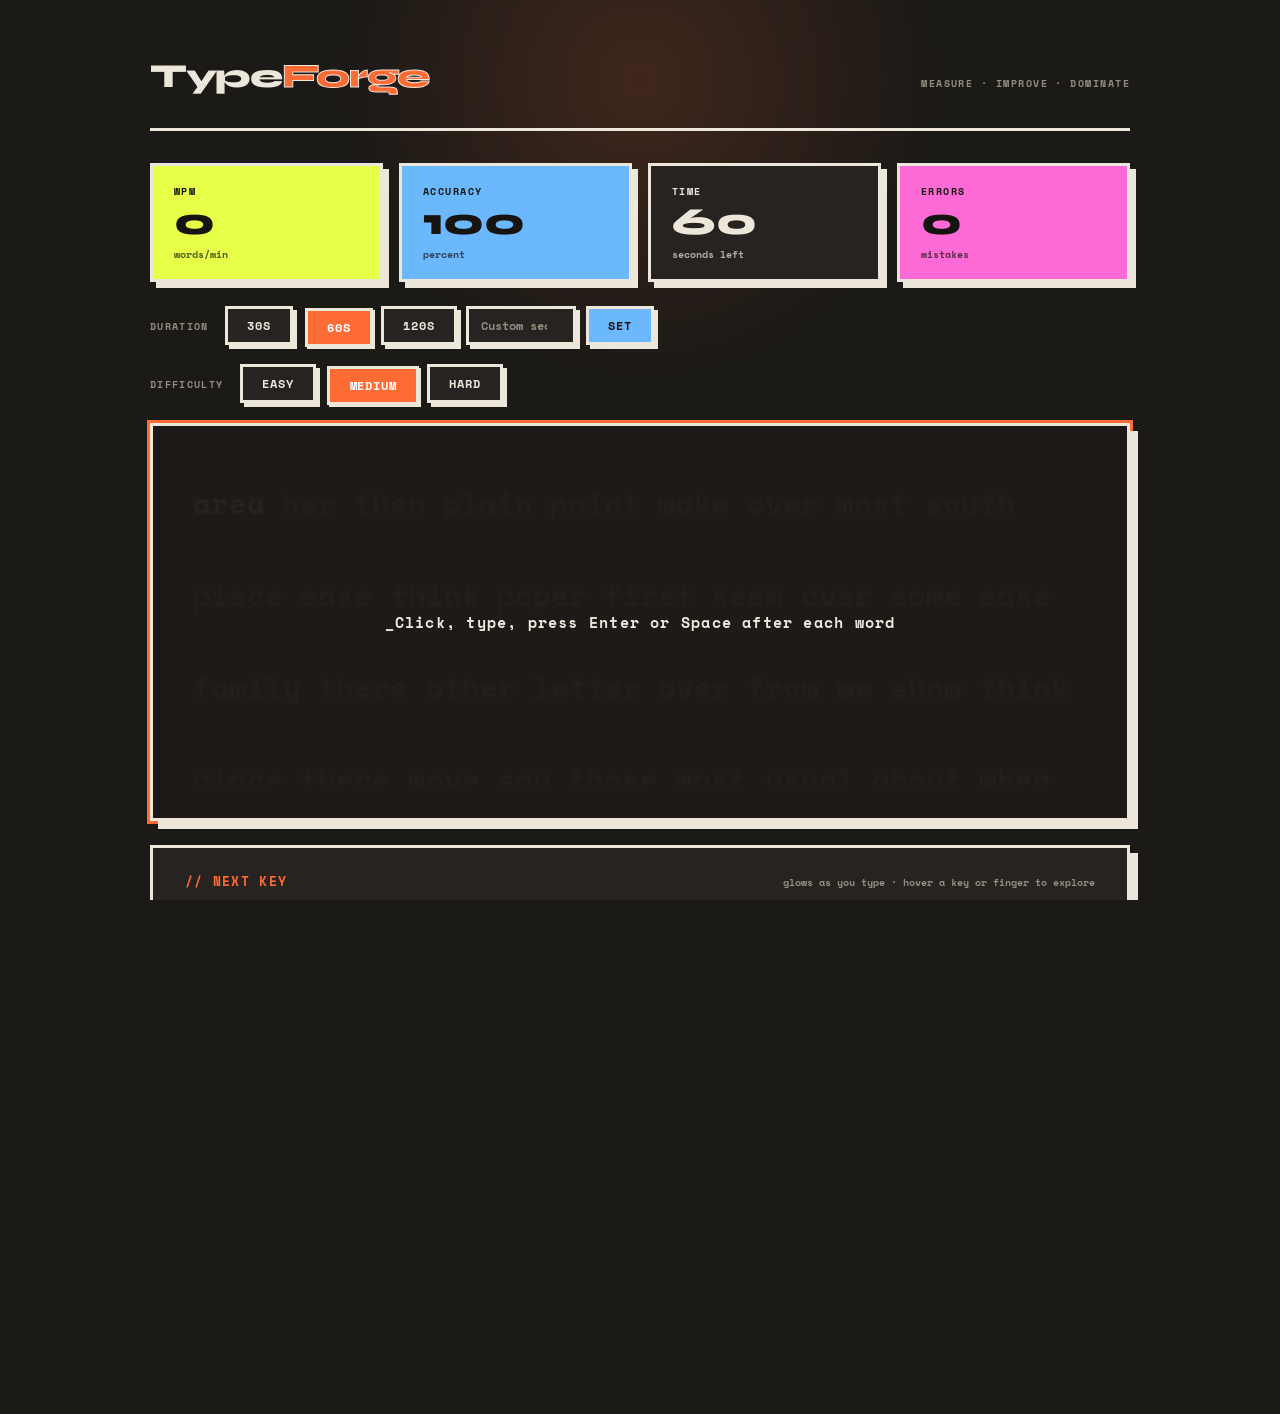
<file: index.html>
<!DOCTYPE html>
<html lang="en">
<head>
  <meta charset="UTF-8" />
  <meta name="viewport" content="width=device-width, initial-scale=1.0"/>
  <title>TypeForge — Speed Test</title>
  <link rel="preconnect" href="https://fonts.googleapis.com"/>
  <link rel="preconnect" href="https://fonts.gstatic.com" crossorigin/>
  <link href="https://fonts.googleapis.com/css2?family=Space+Mono:ital,wght@0,400;0,700;1,400&family=Syne:wght@700;800&display=swap" rel="stylesheet"/>
  <link rel="stylesheet" href="style.css"/>
</head>
<body>

  <div class="glow-orb"></div> 

  <div class="wrapper">

    <!-- HEADER -->
    <header>
      <div class="logo">Type<span>Forge</span></div>
      <div class="tagline">Measure · Improve · Dominate</div>
    </header>

    <!-- STATS BAR -->
    <div class="stats-bar">
      <div class="stat">
        <span class="stat-label">WPM</span>
        <span class="stat-value highlight" id="wpm">0</span>
        <span class="stat-unit">words/min</span>
      </div>
      <div class="stat">
        <span class="stat-label">Accuracy</span>
        <span class="stat-value" id="accuracy">100</span>
        <span class="stat-unit">percent</span>
      </div>
      <div class="stat">
        <span class="stat-label">Time</span>
        <span class="stat-value" id="timer">60</span>
        <span class="stat-unit">seconds left</span>
      </div>
      <div class="stat">
        <span class="stat-label">Errors</span>
        <span class="stat-value" id="errors">0</span>
        <span class="stat-unit">mistakes</span>
      </div>
    </div>

    <!-- MODE SELECTOR -->
    <div class="mode-row">
      <span class="mode-label">Duration</span>
      <button class="mode-btn" data-time="30">30s</button>
      <button class="mode-btn active" data-time="60">60s</button>
      <button class="mode-btn" data-time="120">120s</button>
      <input type="number" id="customTimeInput" class="custom-time-input" placeholder="Custom sec" min="5" max="3600" />
      <button class="mode-btn custom-btn" id="customTimeBtn">Set</button>
    </div>

    <!-- DIFFICULTY SELECTOR -->
    <div class="mode-row">
      <span class="mode-label">Difficulty</span>
      <button class="diff-btn" data-difficulty="easy">Easy</button>
      <button class="diff-btn active" data-difficulty="medium">Medium</button>
      <button class="diff-btn" data-difficulty="hard">Hard</button>
    </div>

    <!-- TYPING AREA -->
    <div class="typing-container" id="typingContainer">
      <div class="corner tl"></div>
      <div class="corner tr"></div>
      <div class="corner bl"></div>
      <div class="corner br"></div>

      <div class="words-display" id="wordsDisplay"></div>

      <input
        type="text"
        id="inputField"
        class="hidden-input"
        autocomplete="off"
        autocorrect="off"
        autocapitalize="off"
        spellcheck="false"
        placeholder="Click here or press any key to start..."
      />

      <div class="input-hint" id="inputHint">
        <span class="blink">_</span> Click, type, press Enter or Space after each word
      </div>
    </div>

    <!-- FINGER GUIDE PANEL (live — tracks the next key as you type) -->
    <div class="finger-guide-panel" id="fingerGuidePanel">
      <div class="fg-header">
        <span class="fg-title">// NEXT KEY</span>
        <span class="fg-hint">glows as you type · hover a key or finger to explore</span>
      </div>
      <div class="fg-hands" id="fgHands">
        <div class="fg-hand" data-hand="left"></div>
        <div class="fg-hand fg-thumbs" data-hand="thumbs"></div>
        <div class="fg-hand" data-hand="right"></div>
      </div>
      <div class="fg-board-scroll">
        <div class="fg-board" id="fgBoard"></div>
      </div>
    </div>

    <!-- PROGRESS BAR -->
    <div class="progress-wrap">
      <div class="progress-bar" id="progressBar"></div>
    </div>

    <!-- CONTROLS -->
    <div class="controls">
      <button class="ctrl-btn primary" id="resetBtn">
        <svg width="14" height="14" viewBox="0 0 24 24" fill="none" stroke="currentColor" stroke-width="2.5"><polyline points="1 4 1 10 7 10"/><path d="M3.51 15a9 9 0 1 0 .49-3.5"/></svg>
        Restart
      </button>
      <button class="ctrl-btn active" id="fingerGuideBtn">
        <svg width="14" height="14" viewBox="0 0 24 24" fill="none" stroke="currentColor" stroke-width="2.5" stroke-linecap="round"><rect x="2" y="6" width="20" height="12" rx="2"/><line x1="6" y1="10" x2="6" y2="10"/><line x1="10" y1="10" x2="10" y2="10"/><line x1="14" y1="10" x2="14" y2="10"/><line x1="18" y1="10" x2="18" y2="10"/><line x1="6.5" y1="14.5" x2="17.5" y2="14.5"/></svg>
        Finger Guide
      </button>
      <span class="shortcut">press <kbd>Enter</kbd> or <kbd>Space</kbd> after each word · <kbd>Tab</kbd> to restart</span>
    </div>

    <!-- RESULTS OVERLAY -->
    <div class="results-overlay hidden" id="resultsOverlay">
      <div class="results-card wide">
        <div class="results-header">
          <span class="results-label">// RESULTS</span>
          <div class="results-tag">Test Complete</div>
        </div>

        <div class="results-main">
          <div class="results-left">
            <div class="r-label">wpm</div>
            <div class="r-big accent" id="finalWpm">—</div>
            <div class="r-label">acc</div>
            <div class="r-big" id="finalAccuracy">—</div>
            <div class="r-meta">
              <div class="r-meta-label">test type</div>
              <div class="r-meta-value" id="finalTestType">time 60<br>english</div>
            </div>
          </div>

          <div class="results-right">
            <svg id="wpmChart" viewBox="0 0 600 220" preserveAspectRatio="none"></svg>
          </div>
        </div>

        <div class="results-footer-grid">
          <div class="result-item">
            <span class="result-label">raw</span>
            <span class="result-value" id="finalRaw">—</span>
          </div>
          <div class="result-item">
            <span class="result-label">characters</span>
            <span class="result-value" id="finalChars">—</span>
          </div>
          <div class="result-item">
            <span class="result-label">consistency</span>
            <span class="result-value" id="finalConsistency">—</span>
          </div>
          <div class="result-item">
            <span class="result-label">time</span>
            <span class="result-value" id="finalTime">—</span>
          </div>
        </div>

        <div class="result-actions">
          <button class="ctrl-btn primary" id="retryBtn">
            <svg width="14" height="14" viewBox="0 0 24 24" fill="none" stroke="currentColor" stroke-width="2.5"><polyline points="1 4 1 10 7 10"/><path d="M3.51 15a9 9 0 1 0 .49-3.5"/></svg>
            Try Again
          </button>
        </div>
      </div>
    </div>

  </div>

  <script src="script.js"></script>
</body>
</html>
</file>
<file: style.css>
/* ===========================
   TYPEFORGE — style.css
   Neobrutalism Dark Theme
   =========================== */

*, *::before, *::after {
  box-sizing: border-box;
  margin: 0;
  padding: 0;
} 
     
:root {
  --bg:        #1c1a17;
  --surface:   #262320;
  --border:    #ede7db;
  --accent:    #e8ff47;
  --accent2:   #ff6b35;
  --pink:      #ff6bd6;
  --blue:      #6bb8ff;
  --text:      #ede7db;
  --muted:     #948d7f;
  --correct:   #3ddc73;
  --wrong:     #ff4757;
  --font-mono: 'Space Mono', monospace;
  --font-disp: 'Syne', sans-serif;
  --bw: 3px;
  --shadow: 6px 6px 0 var(--border);

  --f-lp: var(--pink);
  --f-lr: #ffb347;
  --f-lm: var(--accent);
  --f-li: var(--accent2);
  --f-th: #948d7f;
  --f-ri: var(--blue);
  --f-rm: #a78bfa;
  --f-rr: #4ecdc4;
  --f-rp: #ff8c69;

  --ink-on-bright: #161410;
}

html, body {
  height: 100%;
  background: var(--bg);
  color: var(--text);
  font-family: var(--font-mono);
  overflow-x: hidden;
}

body::after { content: none; }

.glow-orb {
  position: fixed;
  width: 600px;
  height: 600px;
  border-radius: 50%;
  background: radial-gradient(circle, rgba(255,107,53,0.16) 0%, transparent 70%);
  top: -220px;
  left: 50%;
  transform: translateX(-50%);
  pointer-events: none;
  z-index: 0;
}

.wrapper {
  position: relative;
  z-index: 1;
  min-height: 100vh;
  display: flex;
  flex-direction: column;
  align-items: center;
  padding: 2rem 1.5rem 5rem;
}

header {
  width: 100%;
  max-width: 980px;
  display: flex;
  align-items: baseline;
  justify-content: space-between;
  padding: 1.5rem 0 2rem;
  border-bottom: var(--bw) solid var(--border);
  margin-bottom: 2rem;
}

.logo {
  font-family: var(--font-disp);
  font-size: 2.1rem;
  font-weight: 800;
  letter-spacing: -0.04em;
  color: var(--text);
}

.logo span {
  color: var(--accent2);
  -webkit-text-stroke: 1px var(--border);
}

.tagline {
  font-size: 0.65rem;
  color: var(--muted);
  letter-spacing: 0.14em;
  text-transform: uppercase;
  font-weight: 700;
}

.stats-bar {
  width: 100%;
  max-width: 980px;
  display: grid;
  grid-template-columns: repeat(4, 1fr);
  gap: 1rem;
  margin-bottom: 1.5rem;
}

.stat {
  background: var(--surface);
  border: var(--bw) solid var(--border);
  box-shadow: var(--shadow);
  padding: 1.1rem 1.3rem;
  display: flex;
  flex-direction: column;
  gap: 0.3rem;
}

.stat:nth-child(1) { background: var(--accent); }
.stat:nth-child(2) { background: var(--blue); }
.stat:nth-child(3) { background: var(--surface); }
.stat:nth-child(4) { background: var(--pink); }

.stat:nth-child(1) .stat-label, .stat:nth-child(1) .stat-value, .stat:nth-child(1) .stat-unit,
.stat:nth-child(2) .stat-label, .stat:nth-child(2) .stat-value, .stat:nth-child(2) .stat-unit,
.stat:nth-child(4) .stat-label, .stat:nth-child(4) .stat-value, .stat:nth-child(4) .stat-unit {
  color: var(--ink-on-bright);
}

.stat-label {
  font-size: 0.62rem;
  color: var(--border);
  text-transform: uppercase;
  letter-spacing: 0.15em;
  font-weight: 700;
}

.stat-value {
  font-size: 2.4rem;
  font-weight: 800;
  color: var(--border);
  line-height: 1;
  font-family: var(--font-disp);
}

.stat-value.highlight { color: var(--border); }

.stat-unit {
  font-size: 0.62rem;
  color: var(--border);
  opacity: 0.7;
  font-weight: 600;
}

.mode-row {
  width: 100%;
  max-width: 980px;
  display: flex;
  align-items: center;
  gap: 0.6rem;
  margin-bottom: 1.2rem;
  flex-wrap: wrap;
}

.mode-label {
  font-size: 0.65rem;
  color: var(--muted);
  text-transform: uppercase;
  letter-spacing: 0.13em;
  margin-right: 0.4rem;
  font-weight: 700;
}

.mode-btn {
  background: var(--surface);
  border: var(--bw) solid var(--border);
  color: var(--border);
  font-family: var(--font-mono);
  font-size: 0.75rem;
  font-weight: 700;
  padding: 0.5rem 1.2rem;
  cursor: pointer;
  letter-spacing: 0.08em;
  text-transform: uppercase;
  box-shadow: 4px 4px 0 var(--border);
  transition: transform 0.1s, box-shadow 0.1s;
}

.mode-btn:hover {
  transform: translate(-2px, -2px);
  box-shadow: 6px 6px 0 var(--border);
}

.mode-btn.active {
  background: var(--accent2);
  color: #fff;
  transform: translate(2px, 2px);
  box-shadow: 2px 2px 0 var(--border);
}

.custom-time-input {
  background: var(--surface);
  border: var(--bw) solid var(--border);
  color: var(--text);
  font-family: var(--font-mono);
  font-size: 0.75rem;
  font-weight: 700;
  padding: 0.5rem 0.7rem;
  width: 110px;
  box-shadow: 4px 4px 0 var(--border);
}

.custom-time-input::placeholder { color: var(--muted); }

.custom-btn { background: var(--blue); color: var(--ink-on-bright); }

.diff-btn {
  background: var(--surface);
  border: var(--bw) solid var(--border);
  color: var(--border);
  font-family: var(--font-mono);
  font-size: 0.75rem;
  font-weight: 700;
  padding: 0.5rem 1.2rem;
  cursor: pointer;
  letter-spacing: 0.08em;
  text-transform: uppercase;
  box-shadow: 4px 4px 0 var(--border);
  transition: transform 0.1s, box-shadow 0.1s;
}

.diff-btn:hover {
  transform: translate(-2px, -2px);
  box-shadow: 6px 6px 0 var(--border);
}

.diff-btn[data-difficulty="easy"].active   { background: var(--correct); color: #fff; }
.diff-btn[data-difficulty="medium"].active { background: var(--accent2); color: #fff; }
.diff-btn[data-difficulty="hard"].active   { background: var(--wrong); color: #fff; }

.diff-btn.active {
  transform: translate(2px, 2px);
  box-shadow: 2px 2px 0 var(--border);
}

.typing-container {
  width: 100%;
  max-width: 980px;
  background: var(--surface);
  border: var(--bw) solid var(--border);
  box-shadow: 8px 8px 0 var(--border);
  padding: 2.5rem 2.5rem 2rem;
  position: relative;
  cursor: text;
  margin-bottom: 1.5rem;
  transition: box-shadow 0.15s;
}

.typing-container.is-focused {
  box-shadow: 8px 8px 0 var(--border), 0 0 0 3px var(--accent2);
}

.corner { display: none; }

.words-display {
  font-size: 1.8rem;
  line-height: 2.6;
  user-select: none;
  min-height: 260px;
  max-height: 320px;
  overflow-y: auto;
  position: relative;
  display: flex;
  flex-wrap: wrap;
  gap: 0.6em;
  align-content: flex-start;
  font-weight: 700;
}

.words-display::-webkit-scrollbar { width: 8px; }
.words-display::-webkit-scrollbar-thumb { background: var(--border); }
.words-display::-webkit-scrollbar-track { background: var(--bg); }

.words-display .word {
  display: inline-flex;
  position: relative;
}

.words-display .word span {
  position: relative;
  color: #4a4640;
  transition: color 0.07s;
}

.words-display .word.active span { color: #6b6559; }

.words-display .word span.correct { color: var(--border); }

.words-display .word span.wrong {
  color: var(--wrong);
  text-decoration: underline wavy var(--wrong);
}

.words-display .word span.extra {
  color: var(--wrong);
  text-decoration: underline solid var(--wrong);
  opacity: 0.7;
}

.words-display .word.done-correct span { color: var(--correct); }

.words-display .word.done-wrong span.correct { color: #ff8080; }
.words-display .word.done-wrong span.wrong { color: var(--wrong); }
.words-display .word.done-wrong span:not(.correct):not(.wrong) { color: var(--wrong); }

.words-display .word span.cursor::before {
  content: '';
  position: absolute;
  left: -3px;
  top: 5%;
  height: 90%;
  width: 3px;
  background: var(--accent2);
  animation: blink-cursor 0.85s step-end infinite;
}

.words-display .word span.cursor-end::after {
  content: '';
  position: absolute;
  right: -3px;
  top: 5%;
  height: 90%;
  width: 3px;
  background: var(--accent2);
  animation: blink-cursor 0.85s step-end infinite;
}

@keyframes blink-cursor {
  0%, 100% { opacity: 1; }
  50%       { opacity: 0; }
}

.hidden-input {
  position: absolute;
  inset: 0;
  width: 100%;
  height: 100%;
  opacity: 0;
  border: none;
  outline: none;
  background: transparent;
  cursor: text;
  z-index: 5;
  font-size: 16px;
}

.input-hint {
  position: absolute;
  inset: 0;
  display: flex;
  align-items: center;
  justify-content: center;
  font-size: 0.95rem;
  font-weight: 700;
  color: var(--border);
  letter-spacing: 0.08em;
  background: rgba(28, 26, 23, 0.88);
  transition: opacity 0.2s;
  pointer-events: none;
}

.input-hint.hidden { opacity: 0; }

.progress-wrap {
  width: 100%;
  max-width: 980px;
  height: 14px;
  background: var(--surface);
  border: var(--bw) solid var(--border);
  margin-bottom: 1.8rem;
  padding: 2px;
}

.progress-bar {
  height: 100%;
  background: var(--accent2);
  width: 100%;
  transition: width 1s linear;
  transform-origin: left;
}

.controls {
  display: flex;
  align-items: center;
  gap: 1.2rem;
}

.ctrl-btn {
  display: inline-flex;
  align-items: center;
  gap: 0.5rem;
  background: var(--accent);
  border: var(--bw) solid var(--border);
  color: var(--ink-on-bright);
  font-family: var(--font-mono);
  font-size: 0.8rem;
  font-weight: 700;
  padding: 0.65rem 1.5rem;
  cursor: pointer;
  letter-spacing: 0.08em;
  text-transform: uppercase;
  box-shadow: 5px 5px 0 var(--border);
  transition: transform 0.1s, box-shadow 0.1s;
}

.ctrl-btn:hover {
  transform: translate(-2px, -2px);
  box-shadow: 7px 7px 0 var(--border);
}

.ctrl-btn.primary { background: var(--accent2); color: #fff; }

.ctrl-btn.active {
  background: var(--accent2);
  color: #fff;
  transform: translate(2px, 2px);
  box-shadow: 2px 2px 0 var(--border);
}

.ctrl-btn svg { flex-shrink: 0; }

.shortcut { font-size: 0.68rem; color: var(--muted); font-weight: 600; }

kbd {
  background: var(--surface);
  border: 2px solid var(--border);
  padding: 0.1rem 0.4rem;
  font-family: var(--font-mono);
  font-size: 0.65rem;
  font-weight: 700;
}

/* ---------- FINGER GUIDE PANEL ---------- */
.finger-guide-panel {
  width: 100%;
  max-width: 980px;
  background: var(--surface);
  border: var(--bw) solid var(--border);
  box-shadow: 8px 8px 0 var(--border);
  padding: 1.5rem 2rem 1.8rem;
  margin-bottom: 1.5rem;
}

.finger-guide-panel.hidden { display: none; }

.fg-header {
  display: flex;
  align-items: baseline;
  justify-content: space-between;
  flex-wrap: wrap;
  gap: 0.4rem;
  margin-bottom: 1.2rem;
  padding-bottom: 0.8rem;
  border-bottom: 2px solid var(--border);
}

.fg-title {
  font-size: 0.8rem;
  font-weight: 700;
  letter-spacing: 0.1em;
  color: var(--accent2);
}

.fg-hint { font-size: 0.65rem; color: var(--muted); font-weight: 600; }

.fg-hands {
  display: flex;
  align-items: center;
  justify-content: center;
  gap: 0.5rem;
  flex-wrap: wrap;
  margin-bottom: 1.2rem;
}

.fg-hand { display: flex; gap: 0.4rem; }

.fg-chip {
  --c: var(--muted);
  display: flex;
  align-items: center;
  gap: 0.35rem;
  background: var(--bg);
  border: 2px solid var(--border);
  padding: 0.35rem 0.65rem;
  font-family: var(--font-mono);
  font-size: 0.6rem;
  font-weight: 700;
  text-transform: uppercase;
  letter-spacing: 0.06em;
  color: var(--muted);
  cursor: pointer;
  box-shadow: 3px 3px 0 var(--border);
  transition: transform 0.1s, box-shadow 0.1s, background 0.12s, color 0.12s;
}

.fg-chip .fg-dot { width: 8px; height: 8px; background: var(--c); border: 1.5px solid var(--border); flex-shrink: 0; }

.fg-chip:hover { transform: translate(-1px, -1px); box-shadow: 4px 4px 0 var(--border); }

.fg-chip.fg-active {
  background: var(--c);
  color: var(--ink-on-bright);
  transform: translate(2px, 2px);
  box-shadow: 1px 1px 0 var(--border);
}

.fg-chip.fg-dimmed { opacity: 0.35; }

.fg-board-scroll { overflow-x: auto; padding-bottom: 0.3rem; }

.fg-board {
  display: flex;
  flex-direction: column;
  gap: 0.35rem;
  width: max-content;
  min-width: 100%;
  margin: 0 auto;
}

.fg-row { display: flex; gap: 0.35rem; }

.fg-key {
  --c: var(--muted);
  position: relative;
  height: 38px;
  flex: 0 0 auto;
  background: var(--bg);
  border: 2px solid var(--border);
  border-top: 4px solid var(--c);
  display: flex;
  align-items: center;
  justify-content: center;
  font-family: var(--font-mono);
  font-size: 0.68rem;
  font-weight: 700;
  color: var(--text);
  box-shadow: 3px 3px 0 var(--border);
  transition: transform 0.1s, box-shadow 0.1s, background 0.12s, color 0.12s;
}

.fg-key .fg-bump {
  position: absolute;
  bottom: 5px; left: 50%;
  transform: translateX(-50%);
  width: 10px; height: 2px;
  background: var(--muted);
}

.fg-key:hover, .fg-key.fg-active {
  background: var(--c);
  color: var(--ink-on-bright);
  transform: translate(1px, 1px);
  box-shadow: 1px 1px 0 var(--border);
}

.fg-key.fg-dimmed { opacity: 0.3; }

.fg-key.fg-space { flex: 1 1 auto; min-width: 200px; }

.fg-key.fg-next {
  background: var(--c);
  color: var(--ink-on-bright);
  animation: fg-glow 1.1s ease-in-out infinite;
}

@keyframes fg-glow {
  0%, 100% { box-shadow: 3px 3px 0 var(--border), 0 0 0 0 transparent; }
  50%      { box-shadow: 3px 3px 0 var(--border), 0 0 12px 3px var(--c); }
}

.fg-key.fg-pressed { animation: fg-press 0.2s ease-out; }

@keyframes fg-press {
  0%   { transform: translate(1px, 1px) scale(0.9); background: var(--c); color: var(--ink-on-bright); }
  100% { transform: translate(0, 0) scale(1); }
}

@media (prefers-reduced-motion: reduce) {
  .fg-key.fg-next, .fg-key.fg-pressed { animation: none; background: var(--c); color: var(--ink-on-bright); }
  .fg-key, .fg-chip { transition: none; }
}

@media (max-width: 640px) {
  .finger-guide-panel { padding: 1.2rem 1rem; }
  .fg-key { font-size: 0.6rem; height: 34px; }
}

.results-overlay {
  position: fixed;
  inset: 0;
  background: rgba(8, 7, 6, 0.72);
  display: flex;
  align-items: center;
  justify-content: center;
  z-index: 500;
  animation: fade-in 0.2s ease;
}

.results-overlay.hidden { display: none; }

@keyframes fade-in {
  from { opacity: 0; transform: scale(0.97); }
  to   { opacity: 1; transform: scale(1); }
}

.results-card {
  background: var(--surface);
  border: var(--bw) solid var(--border);
  box-shadow: 10px 10px 0 var(--border);
  padding: 2.5rem 3rem;
  width: 100%;
  max-width: 560px;
  position: relative;
}

.results-card.wide { max-width: 980px; }

.results-card::before {
  content: '';
  position: absolute;
  top: -3px; left: -3px; right: -3px;
  height: 8px;
  background: repeating-linear-gradient(45deg, var(--accent2), var(--accent2) 10px, var(--accent) 10px, var(--accent) 20px);
}

.results-header {
  display: flex;
  align-items: center;
  justify-content: space-between;
  margin-bottom: 2rem;
  margin-top: 0.5rem;
}

.results-label {
  font-size: 0.75rem;
  color: var(--accent2);
  letter-spacing: 0.1em;
  font-weight: 700;
}

.results-tag {
  font-size: 0.62rem;
  color: var(--ink-on-bright);
  border: 2px solid var(--border);
  padding: 0.25rem 0.6rem;
  text-transform: uppercase;
  letter-spacing: 0.1em;
  font-weight: 700;
  background: var(--accent);
}

.results-grid {
  display: grid;
  grid-template-columns: 1fr 1fr;
  gap: 1rem;
  margin-bottom: 2rem;
}

.results-main {
  display: flex;
  gap: 2rem;
  margin-bottom: 1.6rem;
  align-items: stretch;
}

.results-left {
  display: flex;
  flex-direction: column;
  gap: 0.1rem;
  min-width: 130px;
  justify-content: flex-start;
}

.r-label {
  font-size: 0.85rem;
  color: var(--muted);
  font-weight: 700;
  text-transform: lowercase;
  margin-top: 0.6rem;
}

.r-label:first-child { margin-top: 0; }

.r-big {
  font-family: var(--font-disp);
  font-size: 3rem;
  font-weight: 800;
  color: var(--border);
  line-height: 1;
}

.r-big.accent { color: var(--accent2); }

.r-meta {
  margin-top: 1.4rem;
  border-top: 2px solid var(--border);
  padding-top: 0.8rem;
}

.r-meta-label {
  font-size: 0.62rem;
  color: var(--muted);
  text-transform: uppercase;
  letter-spacing: 0.1em;
  font-weight: 700;
  margin-bottom: 0.3rem;
}

.r-meta-value {
  font-size: 0.85rem;
  font-weight: 700;
  color: var(--accent2);
  line-height: 1.5;
}

.results-right {
  flex: 1;
  border: 2px solid var(--border);
  background: var(--bg);
  padding: 0.5rem;
  min-width: 0;
}

.results-right svg { width: 100%; height: 180px; display: block; }

.results-footer-grid {
  display: grid;
  grid-template-columns: repeat(4, 1fr);
  gap: 0.8rem;
  margin-bottom: 1.6rem;
}

.result-item {
  background: var(--bg);
  border: 2px solid var(--border);
  padding: 1.2rem 1.5rem;
  display: flex;
  flex-direction: column;
  gap: 0.4rem;
  box-shadow: 4px 4px 0 var(--border);
}

.result-item.big .result-value { font-size: 3rem; }

.result-label {
  font-size: 0.62rem;
  color: var(--muted);
  text-transform: uppercase;
  letter-spacing: 0.14em;
  font-weight: 700;
}

.result-value {
  font-family: var(--font-disp);
  font-size: 1.8rem;
  font-weight: 800;
  color: var(--border);
  line-height: 1;
}

.result-value.accent { color: var(--accent2); }
.result-value.error  { color: var(--wrong); }

.result-actions { display: flex; justify-content: flex-end; }

.blink { animation: blink-cursor 0.85s step-end infinite; }

@keyframes shake {
  0%, 100% { transform: translateX(0); }
  20%       { transform: translateX(-6px); }
  40%       { transform: translateX(6px); }
  60%       { transform: translateX(-4px); }
  80%       { transform: translateX(4px); }
}

.shake { animation: shake 0.25s ease; }

@media (max-width: 640px) {
  .stats-bar { grid-template-columns: repeat(2, 1fr); }

  .words-display {
    font-size: 1.3rem;
    line-height: 2.2;
    min-height: 200px;
    max-height: 260px;
  }

  .typing-container { padding: 1.5rem 1.2rem; }

  header {
    flex-direction: column;
    gap: 0.5rem;
    align-items: flex-start;
  }

  .results-card { padding: 1.8rem 1.5rem; margin: 1rem; }

  .results-main { flex-direction: column; }

  .results-left {
    flex-direction: row;
    flex-wrap: wrap;
    gap: 1rem;
    align-items: baseline;
  }

  .r-meta { width: 100%; }

  .results-footer-grid { grid-template-columns: repeat(2, 1fr); }
}
</file>
